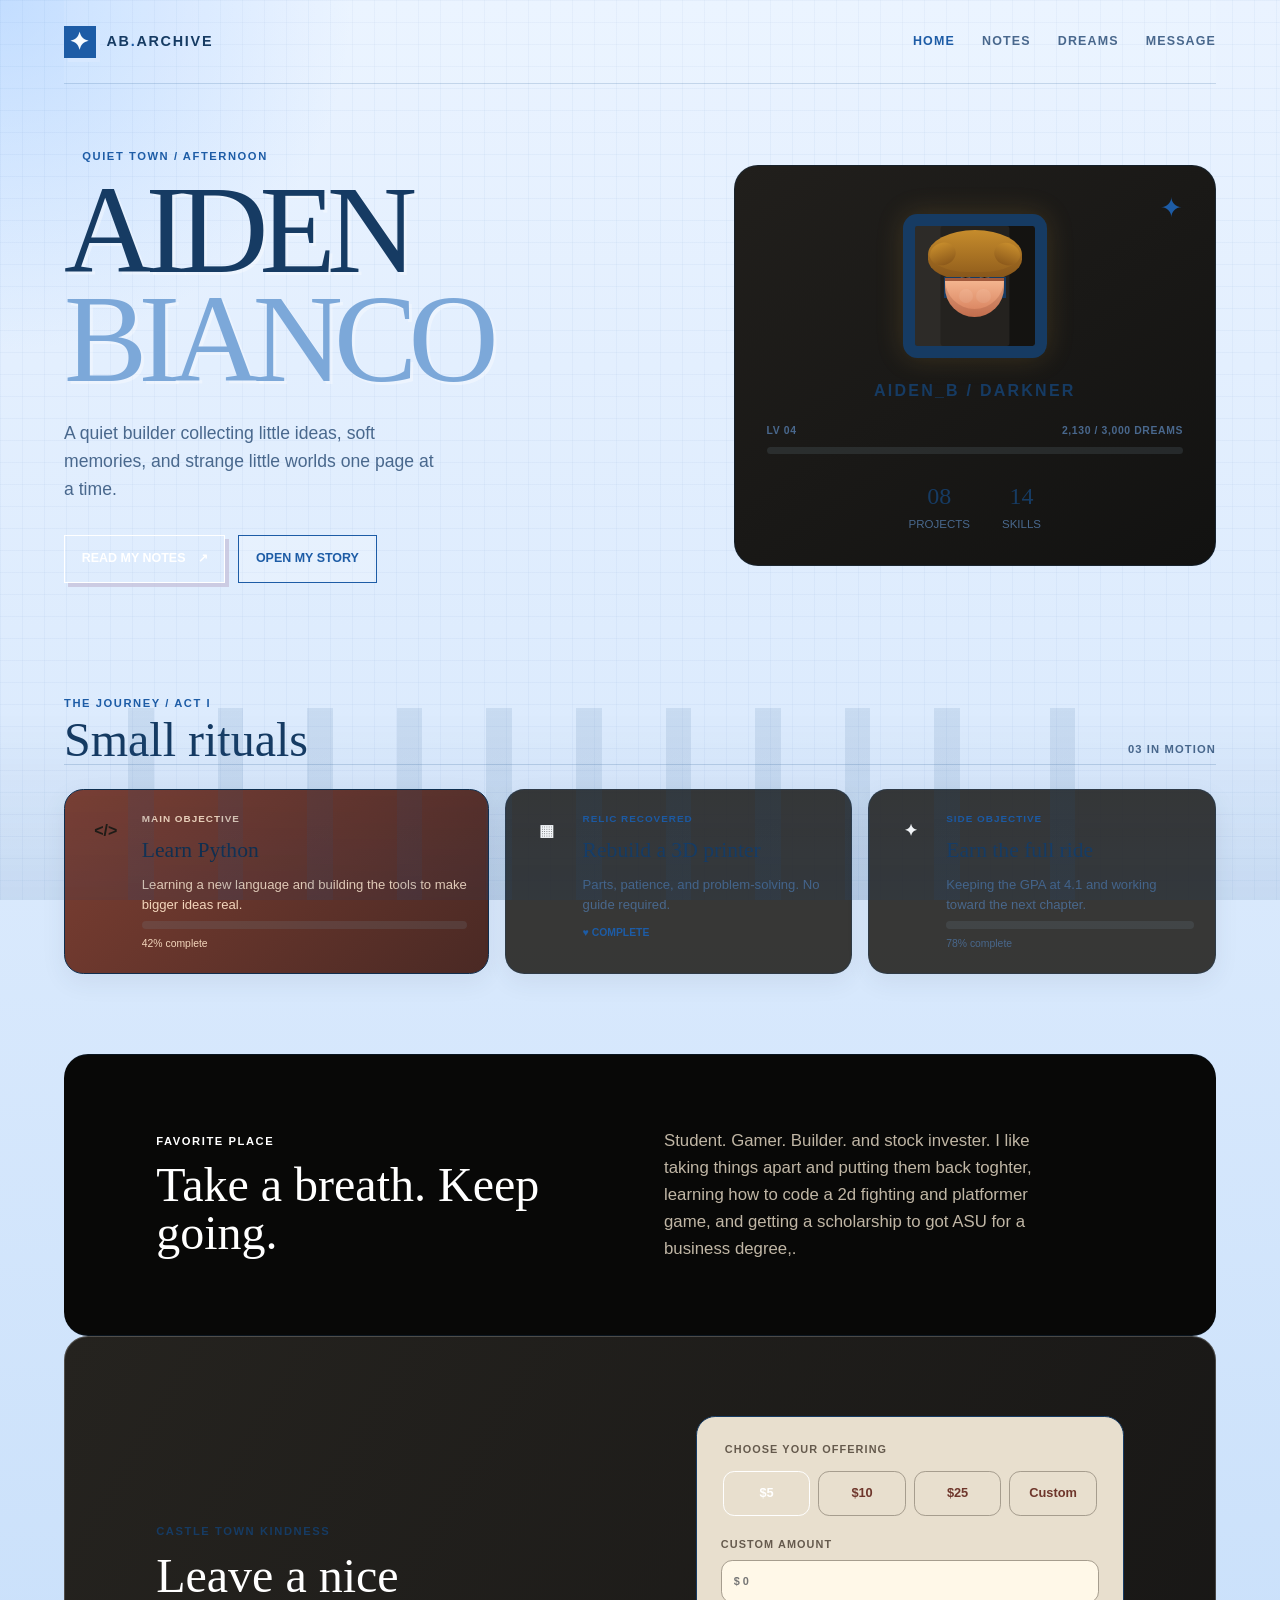
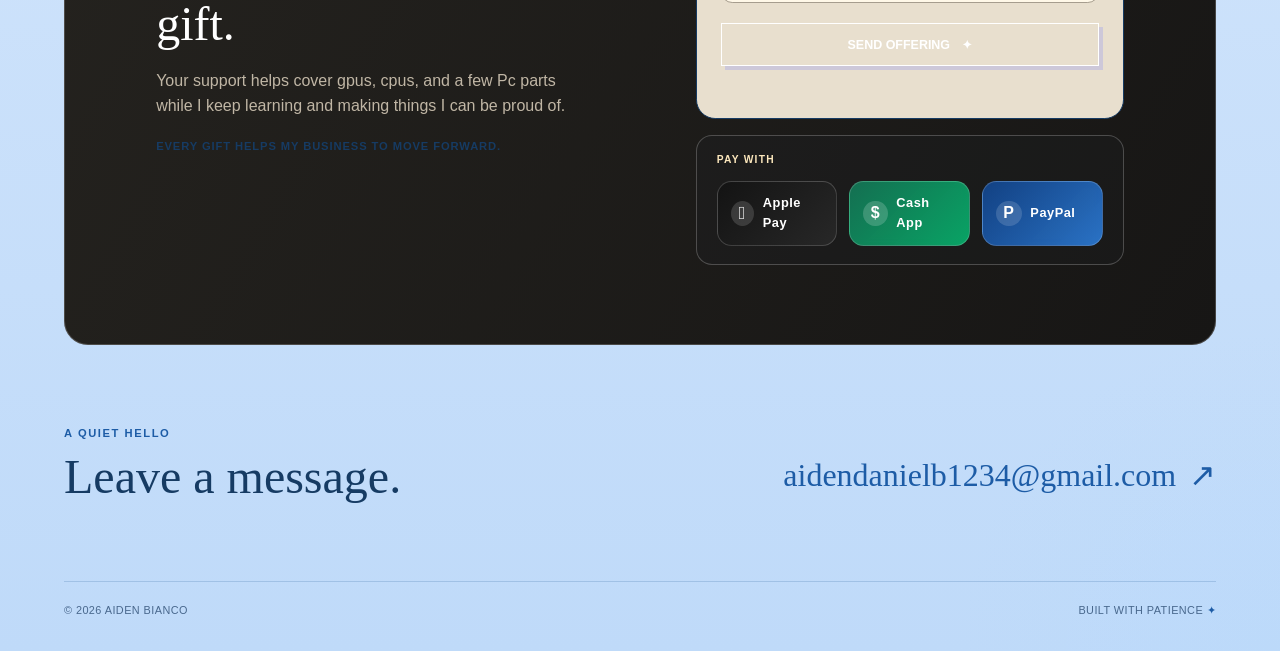
<file: index.html>
<!doctype html>
<html lang="en">

<head>
  <meta charset="utf-8">
  <meta name="viewport" content="width=device-width, initial-scale=1">
  <title>Aiden Bianco | Ashen Profile</title>
  <meta name="description" content="Aiden Bianco's dreamy, reflective personal profile and archive.">
  <link rel="stylesheet" href="styles.css">
</head>

<body>
  <div class="page-shell">
    <header class="topbar">
      <a class="brand" href="./" aria-label="Aiden Bianco home"><span class="brand-mark"
          aria-hidden="true">✦</span><span>AB<span class="brand-dot">.</span>ARCHIVE</span></a>
      <nav aria-label="Main navigation"><a class="nav-link active" href="#profile">Home</a><a class="nav-link"
          href="#quests">Notes</a><a class="nav-link" href="#support">Dreams</a><a class="nav-link"
          href="#contact">Message</a></nav>
    </header>

    <main>
      <section class="hero" id="profile">
        <div class="hero-copy">
          <p class="eyebrow"><span class="status-dot"></span> Quiet town / afternoon</p>
          <h1>Aiden<br><em>Bianco</em></h1>
          <p class="tagline">A quiet builder collecting little ideas, soft memories, and strange little worlds one page
            at a time.</p>
          <div class="hero-actions"><a class="button primary" href="#quests">Read my notes <span
                aria-hidden="true">↗</span></a><a class="button secondary" href="assignments/01-this-is-me/">Open
              my story</a></div>
        </div>
        <div class="player-card" aria-label="Player statistics">
          <div class="save-star" aria-hidden="true">✦</div>
          <div class="avatar" aria-hidden="true">
            <span class="hair"></span>
            <span class="eyes"></span>
            <span class="nose"></span>
            <span class="smile"></span>
          </div>
          <div class="player-name">AIDEN_B / DARKNER</div>
          <div class="level-line"><span>LV 04</span><span>2,130 / 3,000 DREAMS</span></div>
          <div class="xp-bar"><span></span></div>
          <div class="player-stats"><span><strong>08</strong> projects</span><span><strong>14</strong> skills</span>
          </div>
        </div>
      </section>

      <section class="section-block" id="quests">
        <div class="section-heading">
          <div>
            <p class="eyebrow">The journey / Act I</p>
            <h2>Small rituals</h2>
          </div><span class="section-count">03 in motion</span>
        </div>
        <div class="quest-grid">
          <article class="quest-card featured"><span class="quest-icon python">&lt;/&gt;</span>
            <div>
              <p class="quest-type">Main objective</p>
              <h3>Learn Python</h3>
              <p>Learning a new language and building the tools to make bigger ideas real.</p>
              <div class="mini-progress"><span style="width: 42%"></span></div><small>42% complete</small>
            </div>
          </article>
          <article class="quest-card"><span class="quest-icon printer">▦</span>
            <div>
              <p class="quest-type">Relic recovered</p>
              <h3>Rebuild a 3D printer</h3>
              <p>Parts, patience, and problem-solving. No guide required.</p><span class="complete">♥ Complete</span>
            </div>
          </article>
          <article class="quest-card"><span class="quest-icon compass">✦</span>
            <div>
              <p class="quest-type">Side objective</p>
              <h3>Earn the full ride</h3>
              <p>Keeping the GPA at 4.1 and working toward the next chapter.</p>
              <div class="mini-progress"><span style="width: 78%"></span></div><small>78% complete</small>
            </div>
          </article>
        </div>
      </section>

      <section class="world-strip">
        <div>
          <p class="eyebrow">Favorite place</p>
          <h2>Take a breath. Keep going.</h2>
        </div>
        <p>Student. Gamer. Builder. and stock invester. I like taking things apart and putting them back toghter,
          learning how to code a 2d fighting and platformer game, and getting a scholarship to got ASU for a business
          degree,.</p>
      </section>

      <section class="support-block" id="support">
        <div class="support-copy">
          <p class="eyebrow">Castle town kindness</p>
          <h2>Leave a nice gift.</h2>
          <p>Your support helps cover gpus, cpus, and a few Pc parts while I keep learning and making things I
            can be proud of.</p>
          <span class="support-note">Every gift helps my business to move forward.</span>
        </div>
        <div class="support-panel">
          <form class="donation-form" action="mailto:aidendanielb1234@gmail.com" method="post" enctype="text/plain">
            <fieldset>
              <legend>Choose your offering</legend>
              <div class="amount-options">
                <label><input type="radio" name="amount" value="$5" checked><span>$5</span></label>
                <label><input type="radio" name="amount" value="$10"><span>$10</span></label>
                <label><input type="radio" name="amount" value="$25"><span>$25</span></label>
                <label><input type="radio" name="amount" value="Custom amount"><span>Custom</span></label>
              </div>
            </fieldset>
            <label class="custom-amount">Custom amount <input type="number" name="custom amount" min="1" step="1"
                placeholder="$ 0"></label>
            <button class="button primary" type="submit">Send offering <span aria-hidden="true">✦</span></button>
            <p class="form-message" role="status" aria-live="polite"></p>
          </form>

          <div class="payment-methods" aria-label="Accepted payment methods">
            <p class="payment-label">Pay with</p>
            <div class="payment-row">
              <div class="payment-option apple" aria-label="Apple Pay">
                <span class="logo apple-logo" aria-hidden="true"></span>
                <span>Apple Pay</span>
              </div>
              <div class="payment-option cashapp" aria-label="Cash App">
                <span class="logo cashapp-logo" aria-hidden="true">$</span>
                <span>Cash App</span>
              </div>
              <div class="payment-option paypal" aria-label="PayPal">
                <span class="logo paypal-logo" aria-hidden="true">P</span>
                <span>PayPal</span>
              </div>
            </div>
          </div>
        </div>
      </section>

      <section class="contact-block" id="contact">
        <div>
          <p class="eyebrow">A quiet hello</p>
          <h2>Leave a message.</h2>
        </div><a class="contact-link" href="mailto:aidendanielb1234@gmail.com">aidendanielb1234@gmail.com
          <span>↗</span></a>
      </section>
    </main>

    <footer>
      <p>© 2026 Aiden Bianco</p>
      <p>Built with patience <span aria-hidden="true">✦</span></p>
    </footer>
  </div>
</body>

<script src="app.js"></script>

</html>
</file>
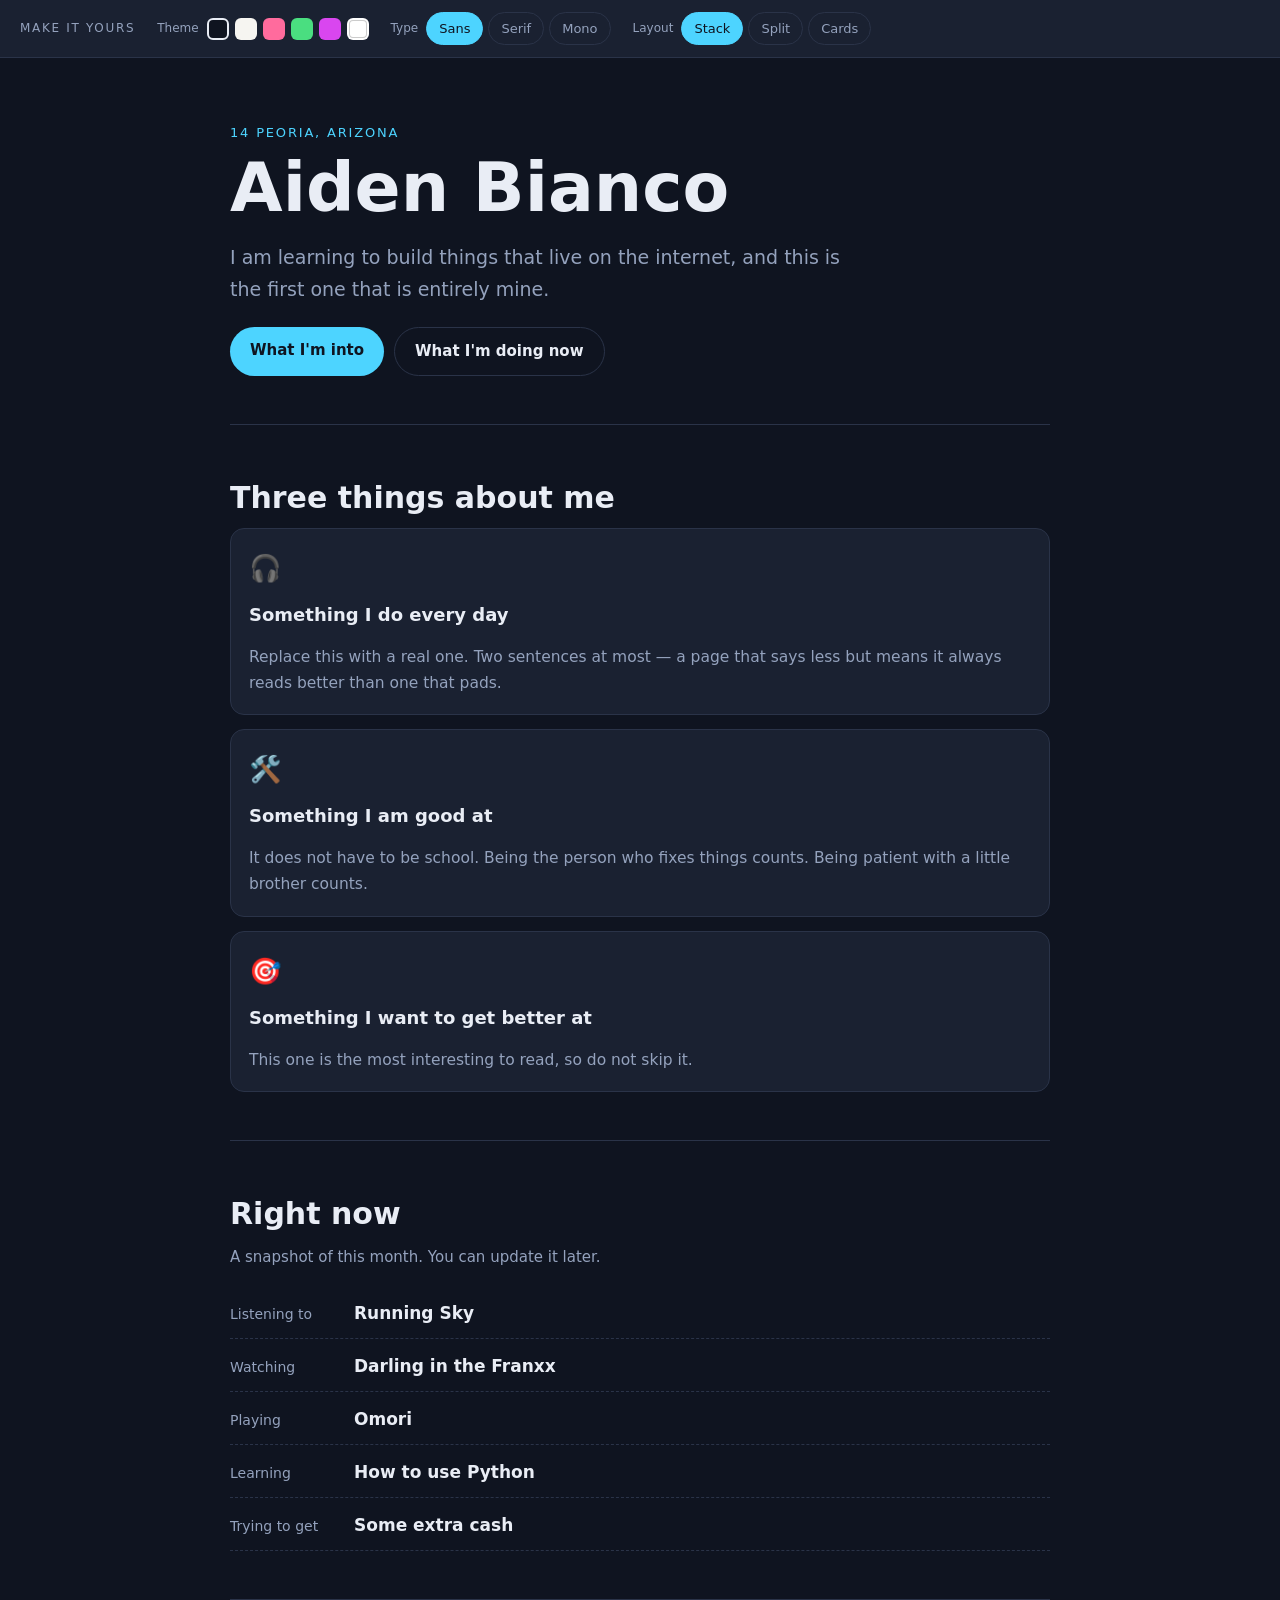
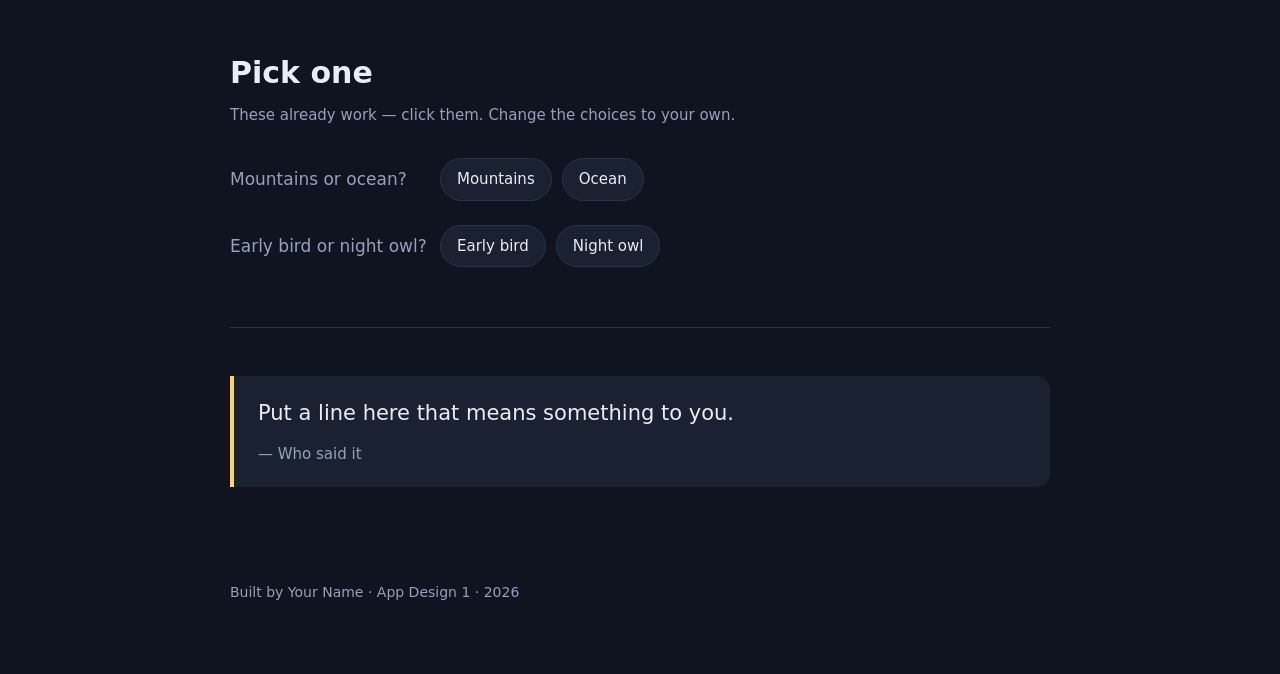
<file: assignments/01-this-is-me/index.html>
<!DOCTYPE html>
<html lang="en" data-theme="midnight" data-font="sans" data-layout="stack">

<head>
  <meta charset="utf-8">
  <meta name="viewport" content="width=device-width, initial-scale=1">

  <!-- TODO 1 — Put your name in the tab.
       This is what shows on the browser tab, not on the page. -->
  <title>This Is Me — Your Name Here</title>

  <link rel="stylesheet" href="styles.css">
</head>

<body>

  <!-- ═══════════════════════════════════════════════════════════════════════
     THE CONTROL BAR
     These buttons already work. You do not have to touch them.
     Later in the unit you will learn how they work.
     ═══════════════════════════════════════════════════════════════════ -->
  <header class="controls" aria-label="Page controls">
    <span class="controls-label">Make it yours</span>

    <div class="control">
      <span class="control-name">Theme</span>
      <div class="swatches" data-control="theme">
        <button data-value="midnight" class="sw sw-midnight" aria-label="Midnight"></button>
        <button data-value="paper" class="sw sw-paper" aria-label="Paper"></button>
        <button data-value="sunset" class="sw sw-sunset" aria-label="Sunset"></button>
        <button data-value="forest" class="sw sw-forest" aria-label="Forest"></button>
        <button data-value="candy" class="sw sw-candy" aria-label="Candy"></button>
        <button data-value="mono" class="sw sw-mono" aria-label="Mono"></button>
      </div>
    </div>

    <div class="control">
      <span class="control-name">Type</span>
      <div class="pills" data-control="font">
        <button data-value="sans">Sans</button>
        <button data-value="serif">Serif</button>
        <button data-value="mono">Mono</button>
      </div>
    </div>

    <div class="control">
      <span class="control-name">Layout</span>
      <div class="pills" data-control="layout">
        <button data-value="stack">Stack</button>
        <button data-value="split">Split</button>
        <button data-value="cards">Cards</button>
      </div>
    </div>
  </header>

  <main>

    <!-- ═════════════════════════════════════════════════════════════════════
       SECTION 1 — THE HERO
       This is the first thing anyone sees. Make it sound like you.
       ═══════════════════════════════════════════════════════════════════ -->
    <section class="hero">
      <!-- TODO 2 — Replace this with something true about you in 3-5 words.
         Not "Welcome to my website". Something only you would write. -->
      <p class="eyebrow">14 Peoria, Arizona</p>

      <!-- TODO 3 — Your name. This is the biggest text on the page. -->
      <h1>Aiden Bianco</h1>

      <!-- TODO 4 — One sentence. What should someone know about you first? -->
      <p class="lede">
        I am learning to build things that live on the internet, and this is the
        first one that is entirely mine.
      </p>

      <!-- TODO 5 — Change these two buttons to say what YOU want them to say. -->
      <div class="hero-actions">
        <a class="btn btn-solid" href="#things">What I'm into</a>
        <a class="btn btn-ghost" href="#now">What I'm doing now</a>
      </div>
    </section>

    <!-- ═════════════════════════════════════════════════════════════════════
       SECTION 2 — THREE THINGS
       ═══════════════════════════════════════════════════════════════════ -->
    <section id="things">
      <h2>Three things about me</h2>

      <div class="grid">
        <!-- TODO 6 — Replace all three cards. Keep the shape, change the words.
           The emoji is just text — swap it for any character you like. -->
        <article class="card" data-reveal>
          <span class="card-icon">🎧</span>
          <h3>Something I do every day</h3>
          <p>Replace this with a real one. Two sentences at most — a page that
            says less but means it always reads better than one that pads.</p>
        </article>

        <article class="card" data-reveal>
          <span class="card-icon">🛠️</span>
          <h3>Something I am good at</h3>
          <p>It does not have to be school. Being the person who fixes things
            counts. Being patient with a little brother counts.</p>
        </article>

        <article class="card" data-reveal>
          <span class="card-icon">🎯</span>
          <h3>Something I want to get better at</h3>
          <p>This one is the most interesting to read, so do not skip it.</p>
        </article>
      </div>
    </section>

    <!-- ═════════════════════════════════════════════════════════════════════
       SECTION 3 — THE NOW LIST
       ═══════════════════════════════════════════════════════════════════ -->
    <section id="now">
      <h2>Right now</h2>
      <p class="section-note">A snapshot of this month. You can update it later.</p>

      <!-- TODO 7 — Change every line. Add or delete rows: copy a whole
         <li> ... </li> block to add one, delete the block to remove one. -->
      <ul class="nowlist">
        <li><span class="now-k">Listening to</span><span class="now-v">Running Sky</span></li>
        <li><span class="now-k">Watching</span><span class="now-v">Darling in the Franxx</span></li>
        <li><span class="now-k">Playing</span><span class="now-v">Omori</span></li>
        <li><span class="now-k">Learning</span><span class="now-v">How to use Python</span></li>
        <li><span class="now-k">Trying to get</span><span class="now-v">Some extra cash</span></li>
      </ul>
    </section>

    <!-- ═════════════════════════════════════════════════════════════════════
       SECTION 4 — THE PICK-ONE
       Click the options. The page remembers your answer.
       ═══════════════════════════════════════════════════════════════════ -->
    <section>
      <h2>Pick one</h2>
      <p class="section-note">These already work — click them. Change the choices to your own.</p>

      <!-- TODO 8 — Write two of your own either/or questions.
         Change the text inside the buttons. -->
      <div class="picker" data-picker="q1">
        <span class="picker-q">Mountains or ocean?</span>
        <button data-pick="Mountains">Mountains</button>
        <button data-pick="Ocean">Ocean</button>
      </div>

      <div class="picker" data-picker="q2">
        <span class="picker-q">Early bird or night owl?</span>
        <button data-pick="Early bird">Early bird</button>
        <button data-pick="Night owl">Night owl</button>
      </div>
    </section>

    <!-- ═════════════════════════════════════════════════════════════════════
       SECTION 5 — THE QUOTE
       ═══════════════════════════════════════════════════════════════════ -->
    <section>
      <!-- TODO 9 — A line you actually like. A lyric, a saying, your own words. -->
      <blockquote>
        <p>Put a line here that means something to you.</p>
        <cite>— Who said it</cite>
      </blockquote>
    </section>

  </main>

  <footer>
    <!-- TODO 10 — Your name and the year. -->
    <p>Built by Your Name · App Design 1 · 2026</p>
  </footer>

  <!-- app.js is DONE FOR YOU. Do not edit it yet — we open it in Unit 03. -->
  <script src="app.js"></script>
</body>

</html>
</file>
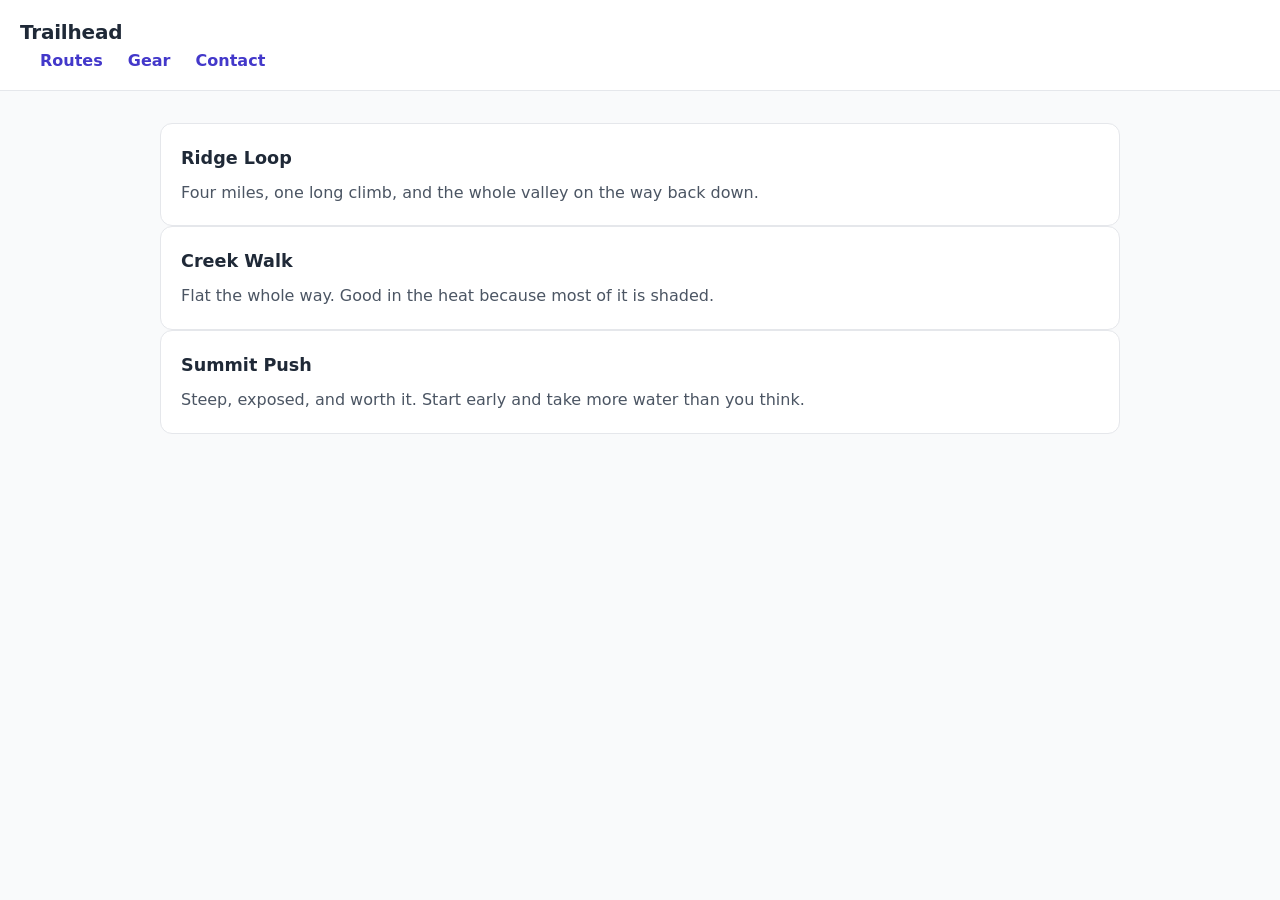
<file: day-24/starter.html>
<!doctype html>
<html lang="en">
<head>
  <meta charset="utf-8">
  <meta name="viewport" content="width=device-width,initial-scale=1">
  <title>Trailhead — starter</title>
  <link rel="stylesheet" href="styles.css">
</head>
<body>

  <!-- Do not change this HTML. Everything you need to do happens in styles.css. -->

  <header class="site-header">
    <div class="logo">Trailhead</div>
    <nav class="nav">
      <a href="#">Routes</a>
      <a href="#">Gear</a>
      <a href="#">Contact</a>
    </nav>
  </header>

  <main>
    <section class="cards">
      <article class="card">
        <h2>Ridge Loop</h2>
        <p>Four miles, one long climb, and the whole valley on the way back down.</p>
      </article>
      <article class="card">
        <h2>Creek Walk</h2>
        <p>Flat the whole way. Good in the heat because most of it is shaded.</p>
      </article>
      <article class="card">
        <h2>Summit Push</h2>
        <p>Steep, exposed, and worth it. Start early and take more water than you think.</p>
      </article>
    </section>
  </main>

</body>
</html>
</file>
<file: styles.css>
:root {
  --bg: #dfeaf9;
  --bg-strong: #a9c9ef;
  --panel: rgba(255, 255, 255, 0.56);
  --panel-strong: #edf5ff;
  --ink: #163b63;
  --muted: #49688d;
  --lavender: #d7e8ff;
  --rose: #cfe7ff;
  --sage: #8ab6d6;
  --mist: #f6fbff;
  --deep: #102e4d;
  --line: rgba(20, 78, 138, 0.18);
  --accent: #7ca8d9;
  --accent-strong: #1d5ca6;
  --glow: rgba(213, 234, 255, 0.9);
  --shadow: rgba(18, 49, 77, 0.18);
  --white: #ffffff;
  --tower: #bfd8f0;
  --stone: #e7f1ff;
  --gold: #dfefff;
  --brick: #6a8fc0;
  --castle-blue: #5b8cc7;
  --serif: Georgia, 'Times New Roman', serif;
  --sans: 'Trebuchet MS', 'Segoe UI', sans-serif;
}

* {
  box-sizing: border-box;
}

html {
  scroll-behavior: smooth;
}

body {
  margin: 0;
  min-height: 100vh;
  padding: 0 1.25rem;
  background:
    radial-gradient(circle at top left, rgba(147, 195, 255, 0.45), transparent 22rem),
    radial-gradient(circle at bottom right, rgba(179, 216, 255, 0.25), transparent 20rem),
    linear-gradient(180deg, #eaf3ff 0%, #bfdaf9 100%);
  color: var(--ink);
  font: 1rem/1.6 var(--sans);
}

body::before {
  content: "";
  position: fixed;
  inset: 0;
  pointer-events: none;
  background:
    linear-gradient(rgba(29, 92, 166, 0.04) 1px, transparent 1px),
    linear-gradient(90deg, rgba(29, 92, 166, 0.04) 1px, transparent 1px);
  background-size: 22px 22px;
  opacity: 0.9;
}

body::after {
  content: "";
  position: fixed;
  inset: auto 0 0 0;
  height: 12rem;
  pointer-events: none;
  background:
    linear-gradient(to top, rgba(20, 73, 133, 0.14), transparent),
    linear-gradient(90deg,
      transparent 0 10%,
      rgba(34, 82, 138, 0.16) 10% 12%,
      transparent 12% 17%,
      rgba(34, 82, 138, 0.16) 17% 19%,
      transparent 19% 24%,
      rgba(34, 82, 138, 0.16) 24% 26%,
      transparent 26% 31%,
      rgba(34, 82, 138, 0.16) 31% 33%,
      transparent 33% 38%,
      rgba(34, 82, 138, 0.16) 38% 40%,
      transparent 40% 45%,
      rgba(34, 82, 138, 0.16) 45% 47%,
      transparent 47% 52%,
      rgba(34, 82, 138, 0.16) 52% 54%,
      transparent 54% 59%,
      rgba(34, 82, 138, 0.16) 59% 61%,
      transparent 61% 66%,
      rgba(34, 82, 138, 0.16) 66% 68%,
      transparent 68% 73%,
      rgba(34, 82, 138, 0.16) 73% 75%,
      transparent 75% 82%,
      rgba(34, 82, 138, 0.16) 82% 84%,
      transparent 84% 100%);
  opacity: 0.65;
}

.page-shell {
  position: relative;
  max-width: 72rem;
  margin: 0 auto;
}

.topbar,
.brand,
nav,
.hero-actions,
.level-line,
.player-stats,
footer,
.contact-link {
  display: flex;
  align-items: center;
}

.topbar {
  justify-content: space-between;
  min-height: 5.25rem;
  border-bottom: 1px solid var(--line);
  background: rgba(255, 255, 255, 0.08);
}

.brand {
  gap: .65rem;
  color: var(--ink);
  font-size: .9rem;
  font-weight: 900;
  letter-spacing: .12em;
  text-decoration: none;
}

.brand-mark {
  display: grid;
  width: 2rem;
  height: 2rem;
  place-items: center;
  background: var(--accent-strong);
  color: var(--mist);
  font-size: 1.5rem;
  line-height: 1;
  box-shadow: 4px 4px 0 var(--lavender);
}

.brand-dot {
  color: var(--accent-strong);
}

nav {
  gap: 1.7rem;
}

.nav-link {
  color: var(--muted);
  font-size: .78rem;
  font-weight: 800;
  letter-spacing: .09em;
  text-decoration: none;
  text-transform: uppercase;
  transition: color .2s ease;
}

.nav-link:hover,
.nav-link.active,
.eyebrow,
.quest-type,
.complete,
.contact-link,
footer span {
  color: var(--accent-strong);
}

.hero {
  display: grid;
  grid-template-columns: 1.1fr .9fr;
  gap: 5rem;
  align-items: center;
  min-height: 35rem;
  padding: 4rem 0 5rem;
}

.eyebrow {
  margin: 0 0 .65rem;
  font-size: .7rem;
  font-weight: 900;
  letter-spacing: .14em;
  text-transform: uppercase;
}

.status-dot {
  display: inline-block;
  width: .5rem;
  height: .5rem;
  margin-right: .35rem;
  background: var(--sage);
  border-radius: 50%;
  box-shadow: 0 0 0 4px rgba(155, 180, 168, 0.25);
}

h1,
h2,
h3,
.player-stats strong,
.contact-link {
  font-family: var(--serif);
}

h1 {
  margin: 0;
  font-size: clamp(4rem, 10vw, 7.8rem);
  font-weight: 400;
  line-height: .87;
  letter-spacing: -.07em;
  text-transform: uppercase;
  text-shadow: 3px 3px 0 rgba(255, 255, 255, 0.35);
}

h1 em {
  color: var(--accent);
  font-style: normal;
}

.tagline {
  max-width: 24rem;
  margin: 1.6rem 0 2rem;
  color: var(--muted);
  font-size: 1.1rem;
}

.hero-actions {
  gap: .8rem;
  flex-wrap: wrap;
}

.button {
  display: inline-flex;
  gap: .75rem;
  align-items: center;
  padding: .8rem 1.05rem;
  border: 1px solid var(--accent-strong);
  font-size: .78rem;
  font-weight: 900;
  text-decoration: none;
  text-transform: uppercase;
  transition: transform .2s ease, box-shadow .2s ease;
}

.button:hover {
  transform: translateY(-2px);
}

.button.primary {
  background: linear-gradient(180deg, #7385c0, #4d5f9b);
  color: var(--white);
  box-shadow: 4px 4px 0 rgba(199, 196, 221, 0.8);
}

.button.secondary {
  color: var(--accent-strong);
  background: rgba(255, 255, 255, 0.22);
}

.player-card {
  position: relative;
  overflow: hidden;
  padding: 2rem;
  background: linear-gradient(180deg, rgba(255, 255, 255, 0.38), rgba(206, 211, 233, 0.82));
  border: 1px solid var(--line);
  border-radius: 1.5rem;
  box-shadow: 12px 12px 0 rgba(125, 142, 200, 0.35);
  text-align: center;
}

.player-card::after {
  position: absolute;
  right: -2.2rem;
  bottom: -2.3rem;
  width: 9rem;
  height: 9rem;
  background: rgba(162, 172, 228, 0.48);
  content: "";
  transform: rotate(45deg);
}

.save-star {
  position: absolute;
  top: 1.25rem;
  right: 1.5rem;
  display: grid;
  place-items: center;
  width: 2.4rem;
  height: 2.4rem;
  color: var(--accent-strong);
  font-size: 1.7rem;
}

.avatar {
  position: relative;
  z-index: 1;
  width: 9rem;
  height: 9rem;
  margin: 1rem auto 1.3rem;
  overflow: hidden;
  background: linear-gradient(180deg, #e8b881 0%, #c68144 100%);
  border: .8rem solid rgba(255, 255, 255, 0.8);
  border-radius: .9rem;
  box-shadow: inset 0 -18px 0 rgba(155, 98, 48, 0.2), inset 0 18px 0 rgba(255, 255, 255, 0.12);
}

.avatar .hair {
  position: absolute;
  left: 0.8rem;
  right: 0.8rem;
  top: 0.3rem;
  height: 3.1rem;
  background: linear-gradient(180deg, #c68c2c 0%, #8d5a1b 100%);
  border-radius: 50% 50% 42% 42%;
  box-shadow: inset 0 -8px 0 rgba(92, 58, 23, 0.15);
}

.avatar .hair::before,
.avatar .hair::after {
  content: "";
  position: absolute;
  top: 0.8rem;
  width: 1.6rem;
  height: 1.4rem;
  background: linear-gradient(180deg, #c68c2c 0%, #8d5a1b 100%);
  border-radius: 50%;
}

.avatar .hair::before {
  left: 0.15rem;
  transform: rotate(-20deg);
}

.avatar .hair::after {
  right: 0.15rem;
  transform: rotate(20deg);
}

.avatar .eyes {
  position: absolute;
  left: 1.8rem;
  right: 1.8rem;
  top: 3.2rem;
  height: 1.3rem;
}

.avatar .eyes::before,
.avatar .eyes::after {
  content: "";
  position: absolute;
  top: 0;
  width: 1.3rem;
  height: 1.05rem;
  background: #fff;
  border-radius: 50%;
  box-shadow: inset 0 0 0 0.18rem #1a1a1a;
}

.avatar .eyes::before {
  left: 0.7rem;
}

.avatar .eyes::after {
  right: 0.7rem;
}

.avatar .nose {
  position: absolute;
  left: 50%;
  top: 4.2rem;
  width: 0.9rem;
  height: 1.5rem;
  background: rgba(156, 95, 54, 0.35);
  border-radius: 45% 45% 60% 60%;
  transform: translateX(-50%);
}

.avatar .smile {
  position: absolute;
  left: 1.9rem;
  right: 1.9rem;
  bottom: 1.8rem;
  height: 2.4rem;
  background: linear-gradient(180deg, #f3b48e 0%, #d57c58 100%);
  border-radius: 0 0 2.1rem 2.1rem;
  border-top: 0.2rem solid rgba(118, 59, 36, 0.55);
  box-shadow: inset 0 -0.5rem 0 rgba(110, 49, 29, 0.18);
}

.avatar .smile::before,
.avatar .smile::after {
  content: "";
  position: absolute;
  top: 0.45rem;
  width: 0.9rem;
  height: 0.9rem;
  background: rgba(255, 255, 255, 0.08);
  border-radius: 50%;
}

.avatar .smile::before {
  left: 0.85rem;
}

.avatar .smile::after {
  right: 0.85rem;
}

.player-name {
  position: relative;
  z-index: 1;
  font-weight: 900;
  letter-spacing: .14em;
}

.level-line {
  position: relative;
  z-index: 1;
  justify-content: space-between;
  margin-top: 1.2rem;
  color: var(--muted);
  font-size: .65rem;
  font-weight: 900;
  letter-spacing: .06em;
}

.xp-bar,
.mini-progress {
  height: .45rem;
  margin-top: .45rem;
  overflow: hidden;
  background: rgba(118, 138, 151, 0.18);
  border-radius: 999px;
}

.xp-bar span,
.mini-progress span {
  display: block;
  height: 100%;
  background: linear-gradient(90deg, #a7c0af, #7d8ec8);
  border-radius: inherit;
}

.xp-bar span {
  width: 62%;
}

.player-stats {
  position: relative;
  z-index: 1;
  justify-content: center;
  gap: 2rem;
  margin-top: 1.4rem;
  color: var(--muted);
  font-size: .72rem;
  text-transform: uppercase;
}

.player-stats strong {
  display: block;
  color: var(--ink);
  font-size: 1.5rem;
  font-weight: 400;
}

.section-block {
  padding: 2rem 0 5rem;
}

.section-heading {
  display: flex;
  align-items: end;
  gap: 1rem;
  margin-bottom: 1.5rem;
  border-bottom: 1px solid var(--line);
}

.section-heading .eyebrow {
  margin-bottom: .2rem;
}

h2 {
  margin: 0;
  font-size: clamp(2rem, 4vw, 3rem);
  font-weight: 400;
  line-height: 1;
}

.section-count {
  margin-left: auto;
  padding-bottom: .35rem;
  color: var(--muted);
  font-size: .7rem;
  font-weight: 900;
  letter-spacing: .1em;
  text-transform: uppercase;
}

.quest-grid {
  display: grid;
  grid-template-columns: repeat(3, 1fr);
  gap: 1rem;
}

.quest-card {
  display: grid;
  grid-template-columns: auto 1fr;
  gap: 1rem;
  padding: 1.3rem;
  background: rgba(255, 255, 255, 0.34);
  border: 1px solid var(--line);
  border-radius: 1.2rem;
  box-shadow: 0 8px 24px rgba(53, 69, 77, 0.08);
}

.quest-card.featured {
  background: linear-gradient(135deg, #eec8d9, #b8c2ee);
  border-color: rgba(90, 109, 125, 0.2);
  color: var(--deep);
}

.quest-card.featured .quest-type,
.quest-card.featured p,
.quest-card.featured small {
  color: rgba(19, 31, 36, 0.8);
}

.quest-icon {
  display: grid;
  width: 2.5rem;
  height: 2.5rem;
  place-items: center;
  background: rgba(255, 255, 255, 0.7);
  border-radius: .7rem;
  color: var(--deep);
  font-size: 1rem;
  font-weight: 900;
}

.quest-icon.printer {
  background: rgba(163, 176, 197, 0.7);
}

.quest-icon.compass {
  background: rgba(178, 211, 201, 0.72);
}

.quest-type {
  margin: 0 0 .4rem;
  font-size: .62rem;
  font-weight: 900;
  letter-spacing: .1em;
  text-transform: uppercase;
}

h3 {
  margin: 0 0 .45rem;
  font-size: 1.35rem;
  font-weight: 400;
}

.quest-card p:not(.quest-type) {
  margin: 0;
  color: var(--muted);
  font-size: .82rem;
  line-height: 1.5;
}

.quest-card small {
  display: block;
  margin-top: .45rem;
  color: var(--muted);
  font-size: .65rem;
}

.complete {
  display: block;
  margin-top: .7rem;
  font-size: .65rem;
  font-weight: 900;
  text-transform: uppercase;
}

.world-strip {
  display: grid;
  grid-template-columns: 1fr 1fr;
  gap: 3rem;
  align-items: center;
  padding: 3.5rem 8%;
  background: linear-gradient(135deg, rgba(33, 46, 72, 0.94), rgba(87, 103, 146, 0.8));
  color: var(--white);
  border-radius: 1.5rem;
}

.world-strip .eyebrow {
  color: #dbe8ec;
}

.world-strip h2 {
  color: var(--white);
}

.world-strip>p {
  max-width: 25rem;
  color: rgba(255, 255, 255, 0.85);
  font-size: 1.05rem;
}

.support-block {
  display: grid;
  grid-template-columns: 1fr .95fr;
  gap: 2rem;
  align-items: center;
  padding: 5rem 8%;
  background: linear-gradient(135deg, rgba(104, 77, 62, 0.95), rgba(163, 123, 82, 0.88));
  color: var(--mist);
  border-radius: 1.5rem;
  box-shadow: inset 0 0 0 1px rgba(255, 255, 255, 0.2);
}

.support-block .eyebrow {
  color: #f7e3b0;
}

.support-block h2 {
  max-width: 18rem;
  color: var(--white);
}

.support-copy>p:not(.eyebrow) {
  max-width: 27rem;
  margin: 1.25rem 0 .8rem;
  color: rgba(255, 249, 238, 0.85);
}

.support-note {
  color: #f7d99d;
  font-size: .7rem;
  font-weight: 900;
  letter-spacing: .08em;
  text-transform: uppercase;
}

.support-panel {
  display: grid;
  gap: 1rem;
}

.donation-form {
  padding: 1.5rem;
  background: rgba(255, 248, 237, 0.9);
  border: 1px solid rgba(72, 56, 46, 0.18);
  border-radius: 1.2rem;
  box-shadow: 8px 8px 0 rgba(78, 58, 42, 0.2);
}

.donation-form fieldset {
  padding: 0;
  border: 0;
}

.donation-form legend,
.custom-amount {
  color: var(--muted);
  font-size: .68rem;
  font-weight: 900;
  letter-spacing: .1em;
  text-transform: uppercase;
}

.amount-options {
  display: grid;
  grid-template-columns: repeat(4, 1fr);
  gap: .5rem;
  margin-top: .75rem;
}

.amount-options label {
  position: relative;
}

.amount-options input {
  position: absolute;
  opacity: 0;
}

.amount-options span {
  display: block;
  padding: .7rem .35rem;
  border: 1px solid var(--line);
  border-radius: .7rem;
  color: var(--ink);
  font-size: .8rem;
  font-weight: 900;
  text-align: center;
  cursor: pointer;
  transition: background .2s ease, color .2s ease;
}

.amount-options input:checked+span,
.amount-options span:hover {
  background: linear-gradient(180deg, #9ec5f2, #6a95ca);
  border-color: #5a82b5;
  color: var(--white);
}

.amount-options input:focus-visible+span {
  outline: 3px solid #a7c0af;
  outline-offset: 2px;
}

.custom-amount {
  display: block;
  margin: 1.25rem 0;
}

.custom-amount input {
  display: block;
  width: 100%;
  margin-top: .45rem;
  padding: .75rem;
  border: 1px solid var(--line);
  border-radius: .7rem;
  background: rgba(255, 255, 255, 0.7);
  color: var(--ink);
  font: inherit;
}

.donation-form .button {
  width: 100%;
  justify-content: center;
  cursor: pointer;
}

.payment-methods {
  padding: 1rem 1.25rem 1.1rem;
  background: rgba(32, 39, 44, 0.2);
  border: 1px solid rgba(255, 255, 255, 0.22);
  border-radius: 1rem;
}

.payment-label {
  margin: 0 0 .75rem;
  color: #fce7bc;
  font-size: .64rem;
  font-weight: 900;
  letter-spacing: .12em;
  text-transform: uppercase;
}

.payment-row {
  display: grid;
  grid-template-columns: repeat(3, minmax(0, 1fr));
  gap: .75rem;
}

.payment-option {
  display: flex;
  align-items: center;
  gap: .55rem;
  min-height: 3.1rem;
  padding: .7rem .8rem;
  border-radius: .9rem;
  font-size: .8rem;
  font-weight: 800;
  letter-spacing: .04em;
  color: var(--white);
  border: 1px solid rgba(255, 255, 255, 0.18);
  backdrop-filter: blur(4px);
}

.payment-option.apple {
  background: linear-gradient(135deg, rgba(18, 18, 18, 0.8), rgba(43, 43, 43, 0.8));
}

.payment-option.cashapp {
  background: linear-gradient(135deg, rgba(20, 121, 88, 0.9), rgba(6, 182, 111, 0.88));
}

.payment-option.paypal {
  background: linear-gradient(135deg, rgba(18, 70, 143, 0.9), rgba(44, 126, 220, 0.88));
}

.logo {
  display: inline-flex;
  align-items: center;
  justify-content: center;
  width: 1.6rem;
  height: 1.6rem;
  border-radius: 50%;
  font-weight: 900;
  font-size: 1rem;
  line-height: 1;
  background: rgba(255, 255, 255, 0.15);
}

.apple-logo {
  font-size: 1.15rem;
}

.cashapp-logo {
  background: rgba(255, 255, 255, 0.18);
}

.paypal-logo {
  font-size: 1rem;
}

.contact-block {
  display: flex;
  align-items: end;
  justify-content: space-between;
  gap: 2rem;
  padding: 5rem 0;
}

.contact-link {
  gap: .8rem;
  color: var(--accent-strong);
  font-size: clamp(1.15rem, 3vw, 2rem);
  text-decoration: none;
}

.contact-link:hover {
  color: var(--ink);
}

footer {
  justify-content: space-between;
  padding: 1.25rem 0 2rem;
  border-top: 1px solid var(--line);
  color: var(--muted);
  font-size: .68rem;
  letter-spacing: .04em;
  text-transform: uppercase;
}

footer p {
  margin: 0;
}

.quest-card,
.world-strip,
.support-block,
.contact-block {
  opacity: 0;
  transform: translateY(18px);
  transition: opacity .5s ease, transform .5s ease;
}

.is-visible {
  opacity: 1;
  transform: translateY(0);
}

@media (max-width: 46rem) {
  body {
    padding: 0 .9rem;
  }

  nav {
    gap: .75rem;
  }

  .nav-link {
    font-size: .62rem;
  }

  .hero {
    grid-template-columns: 1fr;
    gap: 3rem;
    min-height: auto;
    padding: 4rem 0 5rem;
  }

  .player-card {
    max-width: 26rem;
    width: 100%;
  }

  .quest-grid,
  .world-strip,
  .support-block {
    grid-template-columns: 1fr;
  }

  .world-strip {
    gap: 1rem;
    padding: 2.5rem 1.5rem;
  }

  .support-block {
    gap: 2.5rem;
    padding: 3rem 1.5rem;
  }

  .contact-block {
    display: block;
    padding: 4rem 0;
  }

  .contact-link {
    margin-top: 1.5rem;
  }
}

@media (max-width: 36rem) {
  .amount-options {
    grid-template-columns: repeat(2, 1fr);
  }
}

@media (max-width: 30rem) {
  .brand {
    font-size: .75rem;
  }

  .topbar {
    min-height: 4.5rem;
  }

  nav {
    display: none;
  }

  h1 {
    font-size: 4.5rem;
  }

  .section-heading {
    display: block;
    padding-bottom: .7rem;
  }

  .section-count {
    display: block;
    margin-top: .7rem;
  }

  footer {
    display: block;
  }

  footer p+p {
    margin-top: .5rem;
  }
}

.player-name {
  position: relative;
  z-index: 1;
  font-weight: 900;
  letter-spacing: .14em;
}

.level-line {
  position: relative;
  z-index: 1;
  justify-content: space-between;
  margin-top: 1.2rem;
  color: var(--muted);
  font-size: .65rem;
  font-weight: 900;
  letter-spacing: .06em;
}

.xp-bar,
.mini-progress {
  height: .45rem;
  margin-top: .45rem;
  overflow: hidden;
  background: rgba(118, 138, 151, 0.18);
  border-radius: 999px;
}

.xp-bar span,
.mini-progress span {
  display: block;
  height: 100%;
  background: linear-gradient(90deg, var(--sage), var(--accent));
  border-radius: inherit;
}

.xp-bar span {
  width: 62%;
}

.player-stats {
  position: relative;
  z-index: 1;
  justify-content: center;
  gap: 2rem;
  margin-top: 1.4rem;
  color: var(--muted);
  font-size: .72rem;
  text-transform: uppercase;
}

.player-stats strong {
  display: block;
  color: var(--ink);
  font-size: 1.5rem;
  font-weight: 400;
}

.section-block {
  padding: 2rem 0 5rem;
}

.section-heading {
  display: flex;
  align-items: end;
  gap: 1rem;
  margin-bottom: 1.5rem;
  border-bottom: 1px solid var(--line);
}

.section-heading .eyebrow {
  margin-bottom: .2rem;
}

h2 {
  margin: 0;
  font-size: clamp(2rem, 4vw, 3rem);
  font-weight: 400;
  line-height: 1;
}

.section-count {
  margin-left: auto;
  padding-bottom: .35rem;
  color: var(--muted);
  font-size: .7rem;
  font-weight: 900;
  letter-spacing: .1em;
  text-transform: uppercase;
}

.quest-grid {
  display: grid;
  grid-template-columns: repeat(3, 1fr);
  gap: 1rem;
}

.quest-card {
  display: grid;
  grid-template-columns: auto 1fr;
  gap: 1rem;
  padding: 1.3rem;
  background: rgba(255, 255, 255, 0.34);
  border: 1px solid var(--line);
  border-radius: 1.2rem;
  box-shadow: 0 8px 24px rgba(53, 69, 77, 0.08);
}

.quest-card.featured {
  background: linear-gradient(135deg, var(--rose), #c7c4dd);
  border-color: rgba(90, 109, 125, 0.2);
  color: var(--deep);
}

.quest-card.featured .quest-type,
.quest-card.featured p,
.quest-card.featured small {
  color: rgba(19, 31, 36, 0.8);
}

.quest-icon {
  display: grid;
  width: 2.5rem;
  height: 2.5rem;
  place-items: center;
  background: rgba(255, 255, 255, 0.7);
  border-radius: .7rem;
  color: var(--deep);
  font-size: 1rem;
  font-weight: 900;
}

.quest-icon.printer {
  background: rgba(163, 176, 197, 0.7);
}

.quest-icon.compass {
  background: rgba(178, 211, 201, 0.72);
}

.quest-type {
  margin: 0 0 .4rem;
  font-size: .62rem;
  font-weight: 900;
  letter-spacing: .1em;
  text-transform: uppercase;
}

h3 {
  margin: 0 0 .45rem;
  font-size: 1.35rem;
  font-weight: 400;
}

.quest-card p:not(.quest-type) {
  margin: 0;
  color: var(--muted);
  font-size: .82rem;
  line-height: 1.5;
}

.quest-card small {
  display: block;
  margin-top: .45rem;
  color: var(--muted);
  font-size: .65rem;
}

.complete {
  display: block;
  margin-top: .7rem;
  font-size: .65rem;
  font-weight: 900;
  text-transform: uppercase;
}

.world-strip {
  display: grid;
  grid-template-columns: 1fr 1fr;
  gap: 3rem;
  align-items: center;
  padding: 3.5rem 8%;
  background: linear-gradient(135deg, rgba(42, 57, 67, 0.92), rgba(76, 91, 101, 0.8));
  color: var(--white);
  border-radius: 1.5rem;
}

.world-strip .eyebrow {
  color: #dbe8ec;
}

.world-strip h2 {
  color: var(--white);
}

.world-strip>p {
  max-width: 25rem;
  color: rgba(255, 255, 255, 0.85);
  font-size: 1.05rem;
}

.support-block {
  display: grid;
  grid-template-columns: 1fr .9fr;
  gap: 4rem;
  align-items: center;
  padding: 5rem 8%;
  background: linear-gradient(135deg, rgba(199, 196, 221, 0.9), rgba(216, 183, 196, 0.75));
  color: var(--deep);
  border-radius: 1.5rem;
}

.support-block .eyebrow {
  color: var(--accent-strong);
}

.support-block h2 {
  max-width: 18rem;
}

.support-copy>p:not(.eyebrow) {
  max-width: 27rem;
  margin: 1.25rem 0 .8rem;
  color: rgba(25, 38, 46, 0.8);
}

.support-note {
  color: var(--accent-strong);
  font-size: .7rem;
  font-weight: 900;
  letter-spacing: .08em;
  text-transform: uppercase;
}

.donation-form {
  padding: 1.5rem;
  background: rgba(255, 255, 255, 0.82);
  border: 1px solid rgba(42, 57, 67, 0.18);
  border-radius: 1.2rem;
  box-shadow: 8px 8px 0 rgba(125, 149, 167, 0.5);
}

.donation-form fieldset {
  padding: 0;
  border: 0;
}

.donation-form legend,
.custom-amount {
  color: var(--muted);
  font-size: .68rem;
  font-weight: 900;
  letter-spacing: .1em;
  text-transform: uppercase;
}

.amount-options {
  display: grid;
  grid-template-columns: repeat(4, 1fr);
  gap: .5rem;
  margin-top: .75rem;
}

.amount-options label {
  position: relative;
}

.amount-options input {
  position: absolute;
  opacity: 0;
}

.amount-options span {
  display: block;
  padding: .7rem .35rem;
  border: 1px solid var(--line);
  border-radius: .7rem;
  color: var(--ink);
  font-size: .8rem;
  font-weight: 900;
  text-align: center;
  cursor: pointer;
  transition: background .2s ease, color .2s ease;
}

.amount-options input:checked+span,
.amount-options span:hover {
  background: var(--accent-strong);
  border-color: var(--accent-strong);
  color: var(--white);
}

.amount-options input:focus-visible+span {
  outline: 3px solid var(--sage);
  outline-offset: 2px;
}

.custom-amount {
  display: block;
  margin: 1.25rem 0;
}

.custom-amount input {
  display: block;
  width: 100%;
  margin-top: .45rem;
  padding: .75rem;
  border: 1px solid var(--line);
  border-radius: .7rem;
  background: rgba(255, 255, 255, 0.7);
  color: var(--ink);
  font: inherit;
}

.donation-form .button {
  width: 100%;
  justify-content: center;
  cursor: pointer;
}

.contact-block {
  display: flex;
  align-items: end;
  justify-content: space-between;
  gap: 2rem;
  padding: 5rem 0;
}

.contact-link {
  gap: .8rem;
  color: var(--accent-strong);
  font-size: clamp(1.15rem, 3vw, 2rem);
  text-decoration: none;
}

.contact-link:hover {
  color: var(--ink);
}

footer {
  justify-content: space-between;
  padding: 1.25rem 0 2rem;
  border-top: 1px solid var(--line);
  color: var(--muted);
  font-size: .68rem;
  letter-spacing: .04em;
  text-transform: uppercase;
}

footer p {
  margin: 0;
}

/* reveal animation */
.quest-card,
.world-strip,
.support-block,
.contact-block {
  opacity: 0;
  transform: translateY(18px);
  transition: opacity .5s ease, transform .5s ease;
}

.is-visible {
  opacity: 1;
  transform: translateY(0);
}

@media (max-width: 46rem) {
  body {
    padding: 0 .9rem;
  }

  nav {
    gap: .75rem;
  }

  .nav-link {
    font-size: .62rem;
  }

  .hero {
    grid-template-columns: 1fr;
    gap: 3rem;
    min-height: auto;
    padding: 4rem 0 5rem;
  }

  .player-card {
    max-width: 26rem;
    width: 100%;
  }

  .quest-grid,
  .world-strip,
  .support-block {
    grid-template-columns: 1fr;
  }

  .world-strip {
    gap: 1rem;
    padding: 2.5rem 1.5rem;
  }

  .support-block {
    gap: 2.5rem;
    padding: 3rem 1.5rem;
  }

  .contact-block {
    display: block;
    padding: 4rem 0;
  }

  .contact-link {
    margin-top: 1.5rem;
  }
}

@media (max-width: 36rem) {
  .amount-options {
    grid-template-columns: repeat(2, 1fr);
  }
}

@media (max-width: 30rem) {
  .brand {
    font-size: .75rem;
  }

  .topbar {
    min-height: 4.5rem;
  }

  nav {
    display: none;
  }

  h1 {
    font-size: 4.5rem;
  }

  .section-heading {
    display: block;
    padding-bottom: .7rem;
  }

  .section-count {
    display: block;
    margin-top: .7rem;
  }

  footer {
    display: block;
  }

  footer p+p {
    margin-top: .5rem;
  }
}

.status-dot {
  background: var(--green);
  box-shadow: 0 0 12px var(--green);
}

.button {
  border-color: var(--green);
  transition: transform .2s ease, background .2s ease, color .2s ease;
}

.button:hover {
  transform: translateY(-3px);
}

.button.primary {
  background: var(--green);
  color: var(--white);
}

.button.primary:hover {
  background: var(--lime);
  border-color: var(--lime);
  color: #17120e;
}

.button.secondary:hover {
  background: var(--gold);
}

.player-card {
  background: linear-gradient(145deg, #211f1c, #121211);
  border-color: var(--line);
  box-shadow: 12px 12px 0 var(--clay);
}

.player-card::after {
  background: var(--lime);
  opacity: .22;
}

.avatar {
  background: #24221f;
  border-color: var(--lime);
  box-shadow: inset 1.6rem 0 rgba(255, 255, 255, .04), inset -1.6rem 0 rgba(0, 0, 0, .45), 0 0 28px rgba(217, 164, 65, .18);
}

.avatar::before,
.avatar::after,
.avatar span {
  background: var(--ink);
}

.xp-bar span,
.mini-progress span {
  background: linear-gradient(90deg, var(--clay), var(--lime));
}

.quest-grid {
  grid-template-columns: 1.1fr .9fr .9fr;
}

.quest-card {
  background: rgba(32, 30, 27, .88);
  border-color: var(--line);
  transition: transform .25s ease, border-color .25s ease;
}

.quest-card:hover {
  transform: translateY(-6px);
  border-color: var(--lime);
}

.quest-card.featured {
  background: linear-gradient(135deg, #7d3f32, #4a2924);
  border-color: var(--green);
}

.quest-card.featured .quest-type,
.quest-card.featured p,
.quest-card.featured small {
  color: #f3d6bc;
}

.quest-icon {
  background: var(--lime);
  color: #201a12;
}

.quest-icon.printer {
  background: var(--clay);
  color: var(--white);
}

.quest-icon.compass {
  background: var(--green);
  color: var(--white);
}

.world-strip {
  background: #080807;
  border-top: 1px solid var(--line);
  border-bottom: 1px solid var(--line);
}

.world-strip .eyebrow {
  color: var(--lime);
}

.world-strip h2 {
  color: var(--white);
}

.world-strip>p {
  color: #c0b6a5;
}

.support-block {
  background: linear-gradient(120deg, #25231f, #171615);
  color: var(--ink);
  border-left: 4px solid var(--green);
}

.support-block .eyebrow {
  color: var(--lime);
}

.support-copy>p:not(.eyebrow) {
  color: #c0b6a5;
}

.support-note {
  color: var(--lime);
}

.donation-form {
  background: #e8dfce;
  border-color: var(--lime);
  box-shadow: 8px 8px 0 var(--green);
}

.donation-form legend,
.custom-amount {
  color: #655a4d;
}

.amount-options span {
  border-color: #a69d8e;
  color: #6e362b;
}

.amount-options input:checked+span,
.amount-options span:hover {
  background: var(--green);
  border-color: var(--green);
  color: var(--white);
}

.custom-amount input {
  border-color: #a69d8e;
  background: #fff8e8;
  color: #241f1b;
}

.form-message {
  min-height: 1.2em;
  margin: .9rem 0 0;
  color: #6e362b;
  font-size: .72rem;
  font-weight: 900;
}

.contact-link:hover {
  color: var(--lime);
}

.quest-card,
.world-strip,
.support-block,
.contact-block {
  opacity: 0;
  transform: translateY(18px);
  transition: opacity .7s ease, transform .7s ease;
}

.is-visible {
  opacity: 1;
  transform: translateY(0);
}

.is-complete {
  border-color: var(--lime);
}

@media (max-width: 46rem) {
  .quest-grid {
    grid-template-columns: 1fr;
  }
}
</file>
<file: assignments/01-this-is-me/styles.css>
/* ═══════════════════════════════════════════════════════════════════════════
   styles.css — how the page LOOKS.
   This is the file you will spend the most time in.

   Everything below is grouped and labelled. You can change any value.
   If you break something badly, delete what you changed and save again.
   ═══════════════════════════════════════════════════════════════════════ */


/* ── THE THEMES ────────────────────────────────────────────────────────────
   Six colour schemes. The buttons at the top switch between them by changing
   data-theme on the <html> tag, and each block below fills in the same six
   names with different colours.

   TODO 11 — Pick your favourite theme, then change ITS colours to yours.
   Use https://coolors.co if you want help choosing.                        */

[data-theme="midnight"] {
  --bg:        #0f1420;   /* page background      */
  --surface:   #1a2131;   /* cards and boxes      */
  --text:      #e9edf5;   /* main writing         */
  --muted:     #94a2bd;   /* quieter writing      */
  --accent:    #4dd4ff;   /* buttons, highlights  */
  --accent-2:  #ffd166;   /* a second highlight   */
  --line:      #2a3348;   /* borders              */
}
[data-theme="paper"] {
  --bg: #f6f5f1; --surface: #ffffff; --text: #16181d; --muted: #5d6470;
  --accent: #2f6df6; --accent-2: #e0562f; --line: #dcd9d2;
}
[data-theme="sunset"] {
  --bg: #1b1020; --surface: #2a1730; --text: #ffeaf3; --muted: #c79bb4;
  --accent: #ff6b9d; --accent-2: #ffb86b; --line: #45264f;
}
[data-theme="forest"] {
  --bg: #0d1a14; --surface: #14261d; --text: #e6f4ea; --muted: #8fb5a0;
  --accent: #4ade80; --accent-2: #fbbf24; --line: #21382b;
}
[data-theme="candy"] {
  --bg: #fff5fb; --surface: #ffffff; --text: #2b1b2b; --muted: #7c6280;
  --accent: #d946ef; --accent-2: #22d3ee; --line: #f2dcec;
}
[data-theme="mono"] {
  --bg: #ffffff; --surface: #fafafa; --text: #111111; --muted: #666666;
  --accent: #111111; --accent-2: #666666; --line: #e2e2e2;
}


/* ── THE TYPEFACES ─────────────────────────────────────────────────────────
   The Type buttons swap data-font on <html>. These are system fonts, so they
   load instantly and work offline.                                          */

[data-font="sans"]  { --face: system-ui, -apple-system, "Segoe UI", Roboto, sans-serif; }
[data-font="serif"] { --face: Georgia, "Iowan Old Style", "Times New Roman", serif; }
[data-font="mono"]  { --face: ui-monospace, "Cascadia Code", Consolas, monospace; }


/* ── THE BASICS ────────────────────────────────────────────────────────────
   TODO 12 — Try changing --radius to 0 for sharp corners, or 24px for round. */

:root { --radius: 14px; --pad: 20px; --max: 860px; }

* { box-sizing: border-box; }

body {
  margin: 0;
  background: var(--bg);
  color: var(--text);
  font-family: var(--face);
  font-size: 17px;
  line-height: 1.65;
  /* transition makes the theme change fade instead of snap */
  transition: background .25s ease, color .25s ease;
}

main { max-width: var(--max); margin: 0 auto; padding: 0 var(--pad); }

section { padding: 48px 0; border-bottom: 1px solid var(--line); }
section:last-of-type { border-bottom: 0; }


/* ── HEADINGS AND TEXT ─────────────────────────────────────────────────────
   TODO 13 — Make the h1 bigger or smaller. clamp() means: never below the
   first number, never above the last, and it scales in between.             */

h1 { font-size: clamp(38px, 8vw, 68px); line-height: 1.05; margin: 8px 0 14px; }
h2 { font-size: clamp(22px, 4vw, 30px); margin: 0 0 6px; }
h3 { font-size: 18px; margin: 10px 0 6px; }

.eyebrow {
  font-size: 13px; letter-spacing: .14em; text-transform: uppercase;
  color: var(--accent); margin: 0;
}
.lede { font-size: 19px; color: var(--muted); max-width: 52ch; }
.section-note { color: var(--muted); font-size: 15px; margin: 0 0 18px; }


/* ── THE HERO ──────────────────────────────────────────────────────────── */

.hero { padding: 64px 0 48px; }
.hero-actions { display: flex; gap: 10px; flex-wrap: wrap; margin-top: 22px; }

.btn {
  display: inline-block; padding: 11px 20px; border-radius: 999px;
  text-decoration: none; font-size: 15px; font-weight: 600;
  transition: transform .15s ease;
}
.btn:hover { transform: translateY(-2px); }
.btn-solid { background: var(--accent); color: var(--bg); }
.btn-ghost { border: 1px solid var(--line); color: var(--text); }


/* ── THE CARDS ─────────────────────────────────────────────────────────────
   The Layout buttons change data-layout, and the three rules below decide
   how the cards arrange themselves.                                         */

.grid { display: grid; gap: 14px; }
[data-layout="stack"] .grid { grid-template-columns: 1fr; }
[data-layout="split"] .grid { grid-template-columns: repeat(auto-fit, minmax(240px, 1fr)); }
[data-layout="cards"] .grid { grid-template-columns: repeat(auto-fit, minmax(170px, 1fr)); }

.card {
  background: var(--surface); border: 1px solid var(--line);
  border-radius: var(--radius); padding: 18px;
  /* these two lines are the fade-in — app.js adds .is-in when you scroll */
  opacity: 0; transform: translateY(10px);
  transition: opacity .5s ease, transform .5s ease, border-color .2s;
}
.card.is-in { opacity: 1; transform: none; }
.card:hover { border-color: var(--accent); }
.card-icon { font-size: 26px; }
.card p { color: var(--muted); font-size: 15.5px; margin-bottom: 0; }


/* ── THE NOW LIST ──────────────────────────────────────────────────────── */

.nowlist { list-style: none; padding: 0; margin: 0;
  display: flex; flex-direction: column; gap: 2px; }
.nowlist li {
  display: flex; gap: 14px; align-items: baseline;
  padding: 11px 0; border-bottom: 1px dashed var(--line);
}
.now-k { color: var(--muted); font-size: 14px; min-width: 110px; }
.now-v { font-weight: 600; }


/* ── THE PICKERS ───────────────────────────────────────────────────────── */

.picker { display: flex; align-items: center; gap: 10px; flex-wrap: wrap;
  padding: 12px 0; }
.picker-q { min-width: 200px; color: var(--muted); }
.picker button {
  font: inherit; font-size: 15px; padding: 8px 16px; cursor: pointer;
  background: var(--surface); color: var(--text);
  border: 1px solid var(--line); border-radius: 999px;
  transition: border-color .15s, background .15s;
}
.picker button:hover { border-color: var(--accent); }
.picker button.is-picked { background: var(--accent); color: var(--bg);
  border-color: var(--accent); }


/* ── THE QUOTE ─────────────────────────────────────────────────────────── */

blockquote {
  margin: 0; padding: 20px 24px; background: var(--surface);
  border-left: 4px solid var(--accent-2); border-radius: 0 var(--radius) var(--radius) 0;
}
blockquote p { font-size: 21px; margin: 0 0 8px; }
cite { color: var(--muted); font-style: normal; font-size: 15px; }


/* ── THE CONTROL BAR ───────────────────────────────────────────────────────
   You can restyle this, but do not delete it — the buttons are how the
   page changes.                                                             */

.controls {
  position: sticky; top: 0; z-index: 10;
  display: flex; gap: 22px; align-items: center; flex-wrap: wrap;
  padding: 12px var(--pad);
  background: var(--surface); border-bottom: 1px solid var(--line);
}
.controls-label { font-size: 12px; letter-spacing: .14em; text-transform: uppercase;
  color: var(--muted); }
.control { display: flex; align-items: center; gap: 8px; }
.control-name { font-size: 12px; color: var(--muted); }

.swatches { display: flex; gap: 6px; }
.sw { width: 22px; height: 22px; border-radius: 6px; cursor: pointer;
  border: 2px solid transparent; }
.sw.is-on { border-color: var(--text); }
.sw-midnight { background: #0f1420; } .sw-paper { background: #f6f5f1; }
.sw-sunset   { background: #ff6b9d; } .sw-forest { background: #4ade80; }
.sw-candy    { background: #d946ef; } .sw-mono   { background: #ffffff;
  box-shadow: inset 0 0 0 1px #ccc; }

.pills { display: flex; gap: 5px; }
.pills button {
  font: inherit; font-size: 13px; padding: 5px 12px; cursor: pointer;
  background: transparent; color: var(--muted);
  border: 1px solid var(--line); border-radius: 999px;
}
.pills button.is-on { background: var(--accent); color: var(--bg);
  border-color: var(--accent); }


/* ── THE FOOTER ────────────────────────────────────────────────────────── */

footer { max-width: var(--max); margin: 0 auto; padding: 32px var(--pad) 56px;
  color: var(--muted); font-size: 14px; }


/* ── PHONES ────────────────────────────────────────────────────────────────
   Anything inside this block only applies on screens under 600px wide.
   TODO 14 — Open your page on your phone and see if anything looks wrong.  */

@media (max-width: 600px) {
  body { font-size: 16px; }
  section { padding: 34px 0; }
  .hero { padding: 40px 0 30px; }
  .now-k { min-width: 90px; }
  .controls { gap: 14px; }
}


/* ── ACCESSIBILITY ─────────────────────────────────────────────────────────
   Some people set their device to reduce motion. This turns the animations
   off for them. Leave it in.                                               */

/* Printing: no animation runs, so force everything visible. A printed page with
   three empty boxes is the worst possible version of this assignment. */
@media print {
  .card { opacity: 1 !important; transform: none !important; }
  .controls { display: none; }
  body { background: #fff; color: #000; }
}

@media (prefers-reduced-motion: reduce) {
  * { transition: none !important; animation: none !important; }
  .card { opacity: 1; transform: none; }
}
</file>
<file: day-24/styles.css>
/* ============================================================
   Trailhead — styles.css
   Everything you write today goes in this file.
   The base styling is already done. You are doing the LAYOUT.
   ============================================================ */

body{
  margin: 0;
  font-family: system-ui, -apple-system, "Segoe UI", sans-serif;
  color: #1f2937;
  background: #f9fafb;
  line-height: 1.6;
}

main{ max-width: 60rem; margin: 0 auto; padding: 2rem 1.25rem; }


/* ------------------------------------------------------------
   1. THE HEADER ROW
   Right now the logo and the nav are stacked on top of each other,
   because a div and a nav are both block elements.

   Make them sit on ONE row, with the logo hard left, the nav hard
   right, and both lined up through the middle.

   Ask yourself in this order:
     - which element is the CONTAINER? that is what gets display:flex
     - which axis is the main axis right now?
     - which property spaces things ALONG that axis?
     - which property lines things up ACROSS it?
   ------------------------------------------------------------ */

.site-header{
  background: #ffffff;
  border-bottom: 1px solid #e5e7eb;
  padding: 1rem 1.25rem;

  /* YOUR CODE HERE */

}

.logo{ font-weight: 800; font-size: 1.25rem; letter-spacing: -0.01em; }

.nav a{
  color: #4338ca;
  text-decoration: none;
  font-weight: 600;
  margin-left: 1.25rem;
}


/* ------------------------------------------------------------
   2. THE CARD ROW
   The three cards are stacked. Put them side by side, sharing the
   width evenly, with a real gap between them — not a margin.

   Two of these go on the CONTAINER and one goes on the CARDS.
   Work out which is which before you type anything.
   ------------------------------------------------------------ */

.cards{

  /* YOUR CODE HERE */

}

.card{
  background: #ffffff;
  border: 1px solid #e5e7eb;
  border-radius: 12px;
  padding: 1.25rem;

  /* YOUR CODE HERE — how does a card take an equal share? */

}

.card h2{ margin: 0 0 .5rem; font-size: 1.1rem; }
.card p{ margin: 0; color: #4b5563; }


/* ------------------------------------------------------------
   3. IF YOU FINISH EARLY
   Change .cards to flex-direction: column and look at what happens
   to the property you used to space them out. Then change it back.
   That one change is the whole lesson.
   ------------------------------------------------------------ */
</file>
